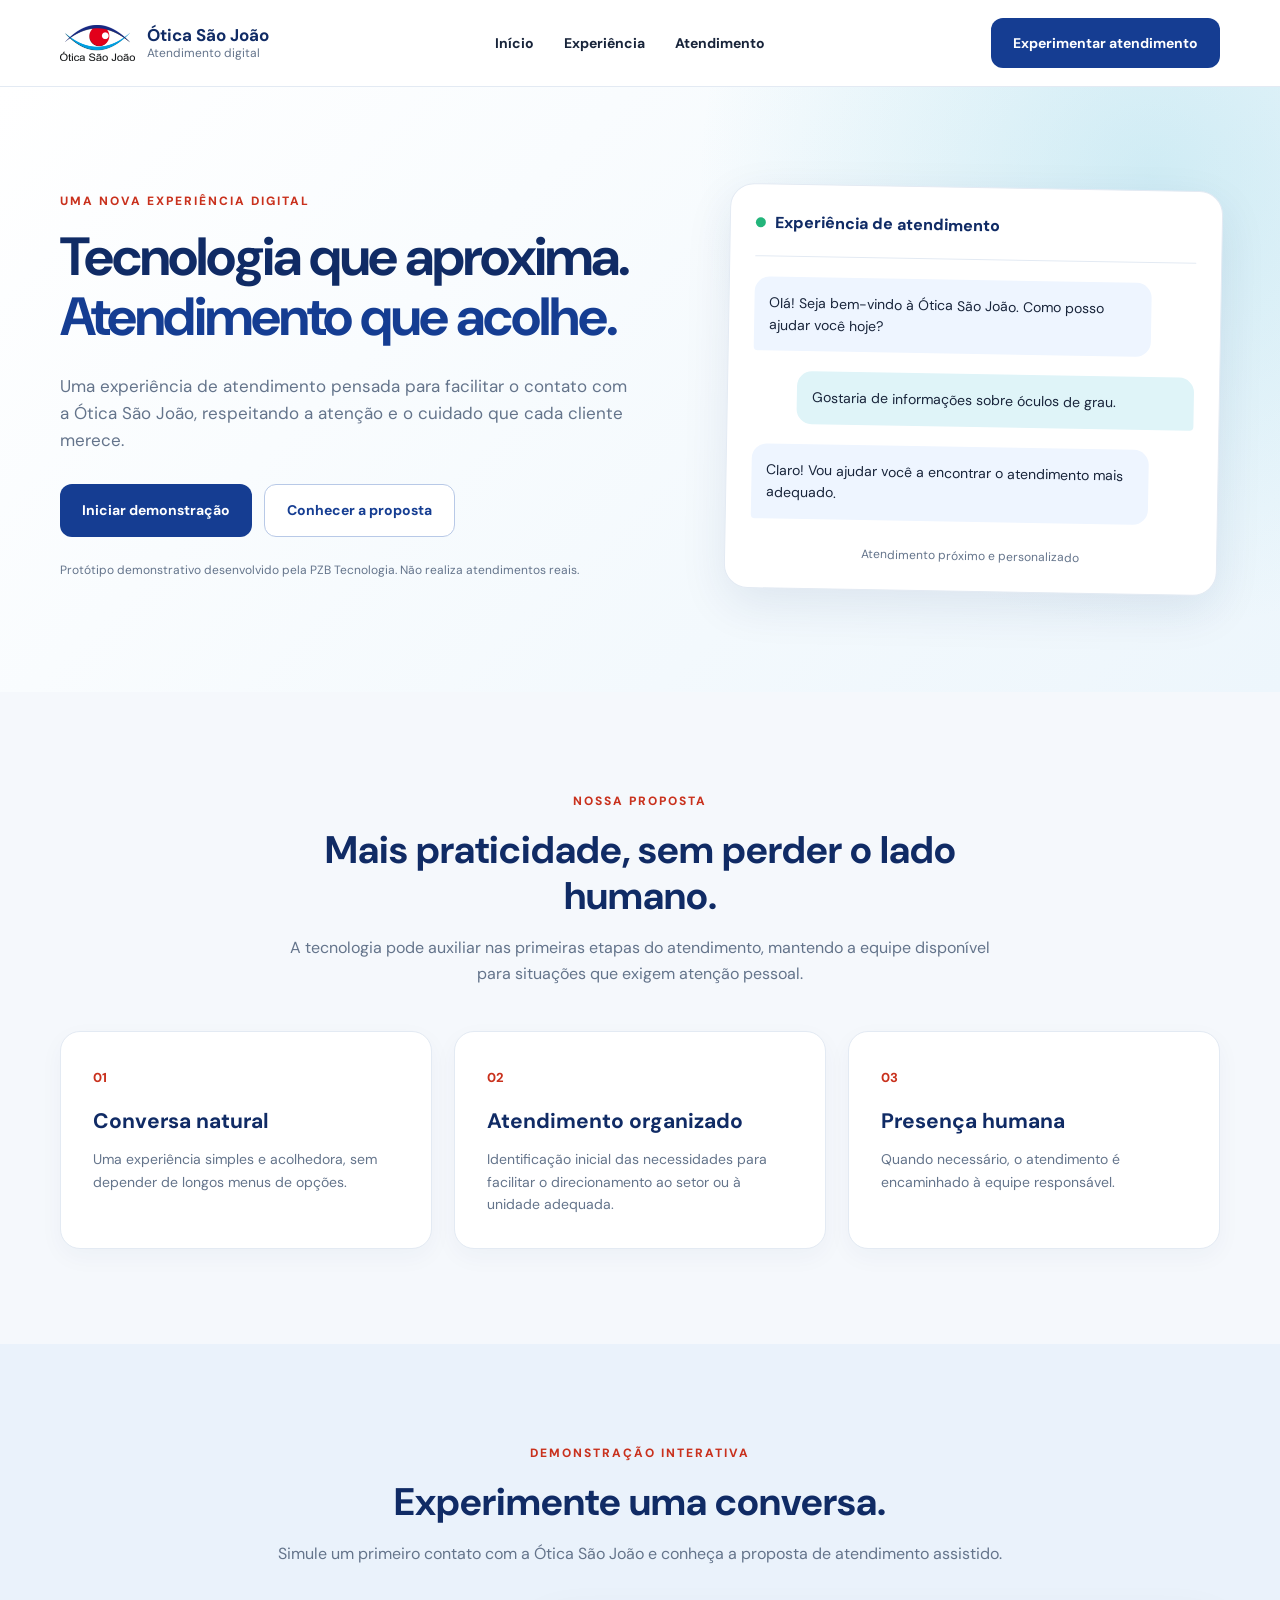
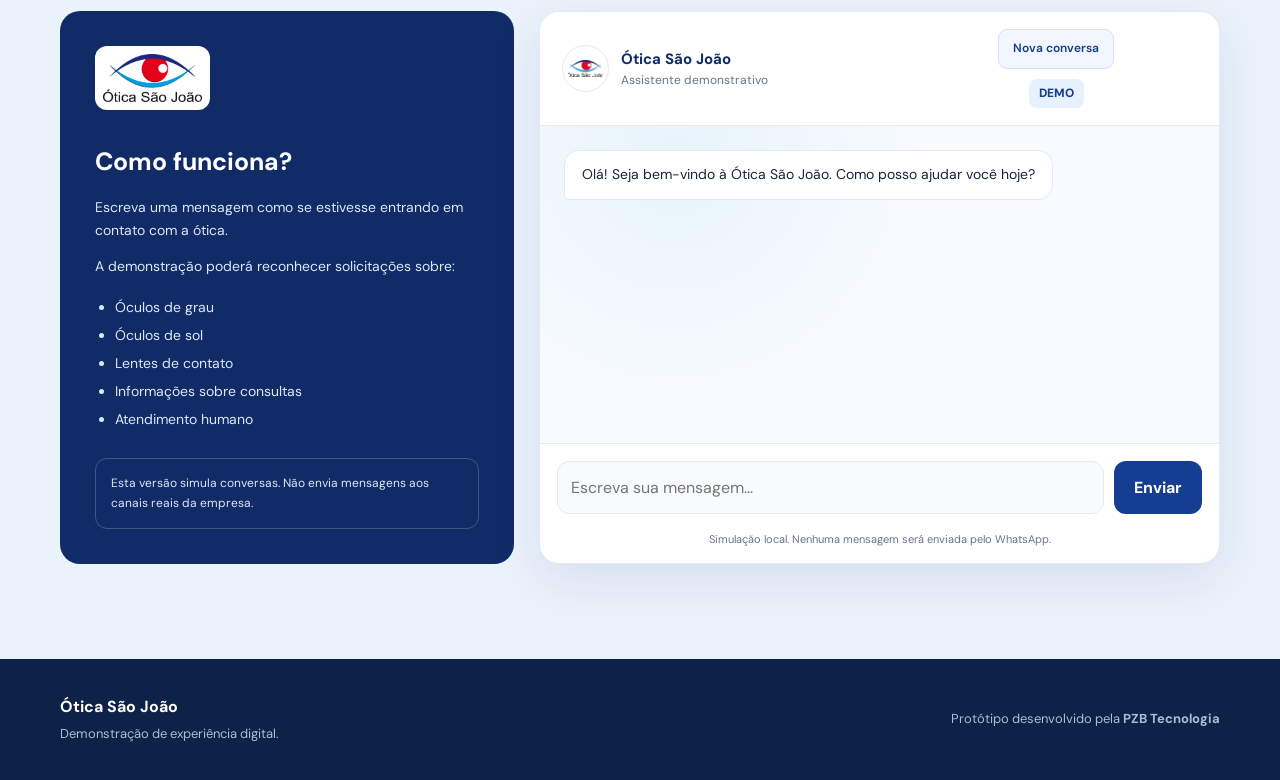
<file: index.html>
<!DOCTYPE html>
<html lang="pt-BR">
<head>
  <meta charset="UTF-8">
  <meta name="viewport" content="width=device-width, initial-scale=1.0">

  <meta name="description" content="Demonstração de atendimento digital para a Ótica São João.">

  <title>Ótica São João | Atendimento Inteligente</title>

  <link rel="stylesheet" href="style.css">
  <script src="script.js" defer></script>

<script>
  if (!window.location.hash) {
    window.location.replace(
      window.location.pathname +
      window.location.search +
      "#atendimento"
    );
  }
</script>

</head>

<body>

  <!-- CABEÇALHO -->
  <header class="header">
    <div class="container header-content">

      <a href="#inicio" class="brand">
        <img src="assets/logo1.png"
             alt="Ótica São João"
             class="brand-logo">

        <span class="brand-text">
          <strong>Ótica São João</strong>
          <small>Atendimento digital</small>
        </span>
      </a>

      <nav class="nav" aria-label="Navegação principal">
        <a href="#inicio">Início</a>
        <a href="#experiencia">Experiência</a>
        <a href="#atendimento">Atendimento</a>
      </nav>

      <a href="#atendimento" class="btn btn-primary">
        Experimentar atendimento
      </a>

    </div>
  </header>

  <main>

    <!-- APRESENTAÇÃO -->
    <section class="hero" id="inicio">
      <div class="container hero-content">

        <div class="hero-copy">
          <span class="eyebrow">
            UMA NOVA EXPERIÊNCIA DIGITAL
          </span>

          <h1>
            Tecnologia que aproxima.
            <span>Atendimento que acolhe.</span>
          </h1>

          <p>
            Uma experiência de atendimento pensada para
            facilitar o contato com a Ótica São João,
            respeitando a atenção e o cuidado que cada
            cliente merece.
          </p>

          <div class="hero-actions">
            <a href="#atendimento" class="btn btn-primary">
              Iniciar demonstração
            </a>

            <a href="#experiencia" class="btn btn-outline">
              Conhecer a proposta
            </a>
          </div>

          <p class="demo-notice">
            Protótipo demonstrativo desenvolvido pela
            PZB Tecnologia. Não realiza atendimentos reais.
          </p>
        </div>

        <div class="hero-panel">
          <div class="panel-top">
            <span class="status-dot"></span>
            <span>Experiência de atendimento</span>
          </div>

          <div class="preview-message">
            Olá! Seja bem-vindo à Ótica São João.
            Como posso ajudar você hoje?
          </div>

          <div class="preview-message customer">
            Gostaria de informações sobre óculos de grau.
          </div>

          <div class="preview-message">
            Claro! Vou ajudar você a encontrar o
            atendimento mais adequado.
          </div>

          <div class="panel-bottom">
            <span>Atendimento próximo e personalizado</span>
          </div>
        </div>

      </div>
    </section>

    <!-- EXPERIÊNCIA -->
    <section class="experience" id="experiencia">
      <div class="container">

        <div class="section-heading">
          <span class="eyebrow">NOSSA PROPOSTA</span>

          <h2>
            Mais praticidade, sem perder o lado humano.
          </h2>

          <p>
            A tecnologia pode auxiliar nas primeiras etapas
            do atendimento, mantendo a equipe disponível
            para situações que exigem atenção pessoal.
          </p>
        </div>

        <div class="features">

          <article class="feature-card">
            <span class="feature-number">01</span>
            <h3>Conversa natural</h3>
            <p>
              Uma experiência simples e acolhedora,
              sem depender de longos menus de opções.
            </p>
          </article>

          <article class="feature-card">
            <span class="feature-number">02</span>
            <h3>Atendimento organizado</h3>
            <p>
              Identificação inicial das necessidades
              para facilitar o direcionamento ao setor
              ou à unidade adequada.
            </p>
          </article>

          <article class="feature-card">
            <span class="feature-number">03</span>
            <h3>Presença humana</h3>
            <p>
              Quando necessário, o atendimento é
              encaminhado à equipe responsável.
            </p>
          </article>

        </div>
      </div>
    </section>

    <!-- DEMONSTRAÇÃO INTERATIVA -->
    <section class="demo-section" id="atendimento">
      <div class="container">

        <div class="section-heading">
          <span class="eyebrow">DEMONSTRAÇÃO INTERATIVA</span>

          <h2>Experimente uma conversa.</h2>

          <p>
            Simule um primeiro contato com a Ótica São João
            e conheça a proposta de atendimento assistido.
          </p>
        </div>

        <div class="demo-layout">

          <aside class="demo-sidebar">
            <img src="assets/logo1.png"
                 alt="Logotipo Ótica São João"
                 class="sidebar-logo">

            <h3>Como funciona?</h3>

            <p>
              Escreva uma mensagem como se estivesse
              entrando em contato com a ótica.
            </p>

            <p>
              A demonstração poderá reconhecer
              solicitações sobre:
            </p>

            <ul>
              <li>Óculos de grau</li>
              <li>Óculos de sol</li>
              <li>Lentes de contato</li>
              <li>Informações sobre consultas</li>
              <li>Atendimento humano</li>
            </ul>

            <div class="sidebar-note">
              Esta versão simula conversas.
              Não envia mensagens aos canais
              reais da empresa.
            </div>
          </aside>

          <div class="chat-card">

            <div class="chat-header">
              <img src="assets/logo1.png"
                   alt=""
                   class="chat-avatar">

              <div>
                <strong>Ótica São João</strong>
                <span>Assistente demonstrativo</span>
              </div>

<div class="chat-header-actions">

  <button
    type="button"
    id="resetChatButton"
    class="reset-chat-button"
    title="Iniciar nova conversa">
    Nova conversa
  </button>

  <span class="chat-indicator"
        aria-label="Demonstração">
    DEMO
  </span>

</div>
            </div>

            <div class="chat-messages"
                 id="chatMessages"
                 role="log"
                 aria-live="polite"
                 aria-label="Mensagens da demonstração">

              <div class="message assistant">
                Olá! Seja bem-vindo à Ótica São João.
                Como posso ajudar você hoje?
              </div>

            </div>

            <form class="chat-form" id="chatForm">
              <label for="chatInput" class="sr-only">
                Sua mensagem
              </label>

              <input
                type="text"
                id="chatInput"
                placeholder="Escreva sua mensagem..."
                autocomplete="off"
                maxlength="500"
                required
              >

              <button type="submit"
                      class="send-button"
                      aria-label="Enviar mensagem">
                Enviar
              </button>
            </form>

            <div class="chat-footer">
              Simulação local. Nenhuma mensagem
              será enviada pelo WhatsApp.
            </div>

          </div>

        </div>
      </div>
    </section>

  </main>

  <!-- RODAPÉ -->
  <footer class="footer">
    <div class="container footer-content">

      <div>
        <strong>Ótica São João</strong>
        <p>Demonstração de experiência digital.</p>
      </div>

      <div class="footer-credit">
        Protótipo desenvolvido pela
        <strong>PZB Tecnologia</strong>
      </div>

    </div>
  </footer>

</body>
</html>
</file>
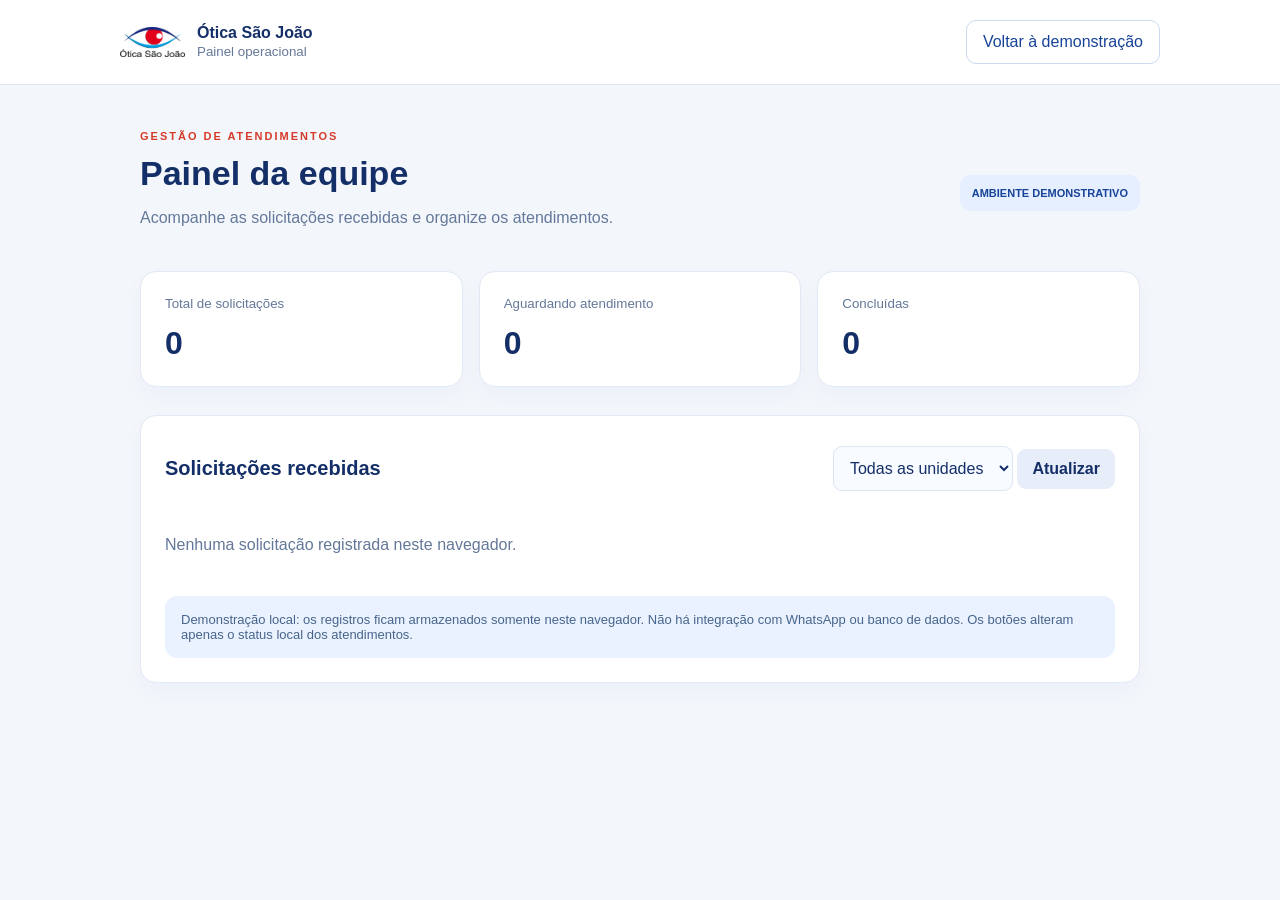
<file: painel.html>
<!doctype html>
<html lang="pt-BR"><head><meta charset="utf-8"><meta name="viewport" content="width=device-width,initial-scale=1"><title>Ótica São João | Painel de atendimentos</title>
<style>
:root{font-family:Arial,Helvetica,sans-serif;color:#142f68;background:#f3f7fc}*{box-sizing:border-box}body{margin:0}header{background:#fff;border-bottom:1px solid #dce6f3;padding:20px max(24px,calc((100vw - 1040px)/2));display:flex;justify-content:space-between;align-items:center;gap:16px}header .brand{display:flex;align-items:center;gap:12px}header img{width:65px;max-height:45px;object-fit:contain}small,.muted{color:#647899}a,button,select{font:inherit}a{color:#174398;text-decoration:none}.outline{padding:12px 16px;border:1px solid #cbdaf0;border-radius:10px}main{max-width:1040px;margin:45px auto;padding:0 20px}.eyebrow{color:#d63a28;font-size:11px;letter-spacing:2px;font-weight:700}h1{font-size:34px;margin:12px 0}h2{font-size:20px}.intro{color:#647899}.heading{display:flex;justify-content:space-between;align-items:center;gap:12px}.tag{background:#e6efff;color:#174398;padding:12px;border-radius:10px;font-size:11px;font-weight:700}.stats{display:grid;grid-template-columns:repeat(3,1fr);gap:16px;margin:28px 0}.stat,.panel{background:white;border:1px solid #e0e9f5;border-radius:16px;padding:24px;box-shadow:0 10px 25px #142f6808}.stat small{display:block}.stat strong{display:block;font-size:32px;margin-top:14px}.panel-head{display:flex;justify-content:space-between;align-items:center;gap:12px;margin-bottom:18px}select{border:1px solid #dce6f3;padding:12px;border-radius:9px;background:#f8fbff;color:#142f68}.item{border:1px solid #dce6f3;background:#fbfdff;border-radius:13px;padding:20px;margin:14px 0}.item-top{display:flex;justify-content:space-between;align-items:center;gap:10px}.pill{font-size:12px;background:#fff0d8;color:#966000;padding:8px 10px;border-radius:8px}.pill.progress{background:#e5f0ff;color:#164b9e}.pill.done{background:#e2f5ea;color:#187042}.details{display:grid;grid-template-columns:1fr 1fr;gap:20px;margin:22px 0}.details small{display:block;margin-bottom:8px}.details b{font-size:14px}.actions{display:flex;gap:10px;flex-wrap:wrap}button{border:0;border-radius:9px;padding:11px 15px;background:#174398;color:white;cursor:pointer;font-weight:700}button.secondary{background:#e7eef9;color:#142f68}button:disabled{opacity:.45;cursor:not-allowed}.note{margin-top:20px;padding:16px;background:#eaf2ff;border-radius:12px;color:#47658c;font-size:13px}.empty{color:#647899;padding:22px 0}.error{color:#a22b2b}.refresh{font-size:12px;color:#647899}@media(max-width:650px){header{padding:15px}main{margin:25px auto}.heading,.panel-head{align-items:flex-start;flex-direction:column}.stats{grid-template-columns:1fr}.details{grid-template-columns:1fr}h1{font-size:28px}}
</style></head><body>
<header><div class="brand"><img src="assets/logo1.png" alt="Logo Ótica São João"><div><b>Ótica São João</b><br><small>Painel operacional</small></div></div><a class="outline" href="index.html#atendimento">Voltar à demonstração</a></header>
<main><div class="eyebrow">GESTÃO DE ATENDIMENTOS</div><div class="heading"><div><h1>Painel da equipe</h1><p class="intro">Acompanhe as solicitações recebidas e organize os atendimentos.</p></div><span class="tag">AMBIENTE DEMONSTRATIVO</span></div>
<section class="stats"><div class="stat"><small>Total de solicitações</small><strong id="total">0</strong></div><div class="stat"><small>Aguardando atendimento</small><strong id="waiting">0</strong></div><div class="stat"><small>Concluídas</small><strong id="done">0</strong></div></section>
<section class="panel"><div class="panel-head"><h2>Solicitações recebidas</h2><div><select id="filter" aria-label="Filtrar unidade"><option value="">Todas as unidades</option><option value="Itajaí">Itajaí</option><option value="Navegantes">Navegantes</option></select> <button class="secondary" id="refresh" type="button">Atualizar</button></div></div><div id="requests" aria-live="polite"></div><div class="note">Demonstração local: os registros ficam armazenados somente neste navegador. Não há integração com WhatsApp ou banco de dados. Os botões alteram apenas o status local dos atendimentos.</div></section>
</main><script>
"use strict";
(() => {
 const KEY="pzb_otica_sao_joao_requests";
 const $=id=>document.getElementById(id);
 function read(){const raw=localStorage.getItem(KEY);if(!raw)return [];const arr=JSON.parse(raw);if(!Array.isArray(arr))throw Error("Dados armazenados não são uma lista.");return arr;}
 function statusOf(item){return String(item.status||"Aguardando atendimento");}
 function make(tag,text,cls){const el=document.createElement(tag);if(cls)el.className=cls;el.textContent=String(text??"");return el;}
 function field(label,value){const div=make("div","");div.append(make("small",label),make("b",value||"Não informado"));return div;}
 function updateStatus(index,newStatus){try{const data=read();if(!data[index])return;data[index].status=newStatus;data[index].updatedAt=new Date().toISOString();localStorage.setItem(KEY,JSON.stringify(data));render();}catch(err){alert("Não foi possível atualizar o atendimento: "+err.message);}}
 function render(){const container=$("requests");container.replaceChildren();let data;try{data=read();}catch(err){container.append(make("p","Erro ao ler os registros: "+err.message,"error"));return;}
 $("total").textContent=data.length;$("waiting").textContent=data.filter(x=>statusOf(x)==="Aguardando atendimento").length;$("done").textContent=data.filter(x=>statusOf(x)==="Concluído"||statusOf(x)==="Concluída").length;
 const selected=$("filter").value;let count=0;
 data.forEach((item,index)=>{if(!item||typeof item!=="object")return;if(selected&&item.unit!==selected)return;count++;
 const card=make("article","","item"),top=make("div","","item-top"),status=statusOf(item),badge=make("span",status,"pill"+(status==="Em atendimento"?" progress":status.startsWith("Conclu")?" done":""));top.append(make("b",item.id||`Registro ${index+1}`),badge);
 const details=make("div","","details");details.append(field("Unidade",item.unit),field("Assunto",item.topic||item.subject),field("Origem",item.origin||"Assistente demonstrativo"),field("Tipo","Solicitação simulada"));
 const actions=make("div","","actions");const start=make("button","Iniciar atendimento");start.disabled=status!=="Aguardando atendimento";start.onclick=()=>updateStatus(index,"Em atendimento");const finish=make("button","Concluir","secondary");finish.disabled=status==="Concluído"||status==="Concluída";finish.onclick=()=>updateStatus(index,"Concluído");actions.append(start,finish);card.append(top,details,actions);container.append(card);
 });if(!count)container.append(make("p",data.length?"Nenhuma solicitação nesta unidade.":"Nenhuma solicitação registrada neste navegador.","empty"));
 }
 $("filter").addEventListener("change",render);$("refresh").addEventListener("click",render);window.addEventListener("storage",e=>{if(e.key===KEY)render();});window.addEventListener("focus",render);render();
})();
</script></body></html>
</file>
<file: style.css>
@import url('https://fonts.googleapis.com/css2?family=DM+Sans:wght@400;500;600;700;800&display=swap');

:root {
  --blue: #153d92;
  --blue-dark: #102b65;
  --blue-light: #72c9de;
  --red: #c9311d;
  --background: #f5f8fc;
  --white: #ffffff;
  --text: #18243a;
  --muted: #64748b;
  --border: #e3eaf3;
  --shadow: 0 16px 48px rgba(16,43,101,.09);
  --radius: 20px;
}

* {
  box-sizing: border-box;
}

html {
  scroll-behavior: smooth;
}

body {
  margin: 0;
  font-family: 'DM Sans', Arial, sans-serif;
  background: var(--background);
  color: var(--text);
  line-height: 1.6;
}

a {
  color: inherit;
  text-decoration: none;
}

button, input {
  font: inherit;
}

button {
  cursor: pointer;
}

.container {
  width: min(1160px, 92%);
  margin: auto;
}

.sr-only {
  position: absolute;
  width: 1px;
  height: 1px;
  padding: 0;
  margin: -1px;
  overflow: hidden;
  clip: rect(0,0,0,0);
  white-space: nowrap;
  border: 0;
}

/* CABEÇALHO */

.header {
  background: rgba(255,255,255,.97);
  border-bottom: 1px solid var(--border);
  position: sticky;
  top: 0;
  z-index: 100;
}

.header-content {
  min-height: 86px;
  display: flex;
  align-items: center;
  justify-content: space-between;
  gap: 24px;
}

.brand {
  display: flex;
  align-items: center;
  gap: 12px;
}

.brand-logo {
  width: 75px;
  height: 60px;
  object-fit: contain;
}

.brand-text {
  display: flex;
  flex-direction: column;
  line-height: 1.3;
}

.brand-text strong {
  color: var(--blue-dark);
  font-size: 17px;
}

.brand-text small {
  color: var(--muted);
  font-size: 12px;
}

.nav {
  display: flex;
  align-items: center;
  gap: 30px;
}

.nav a {
  font-size: 14px;
  font-weight: 700;
  transition: color .2s;
}

.nav a:hover {
  color: var(--blue);
}

.btn {
  display: inline-flex;
  align-items: center;
  justify-content: center;
  padding: 14px 22px;
  border-radius: 12px;
  font-size: 14px;
  font-weight: 700;
  transition: transform .2s, background .2s;
}

.btn:hover {
  transform: translateY(-2px);
}

.btn-primary {
  color: white;
  background: var(--blue);
}

.btn-primary:hover {
  background: var(--blue-dark);
}

.btn-outline {
  color: var(--blue);
  border: 1px solid #b8c9e7;
  background: white;
}

/* APRESENTAÇÃO */

.hero {
  padding: 100px 0;
  background:
    radial-gradient(circle at 90% 15%,
      rgba(114,201,222,.28), transparent 36%),
    linear-gradient(135deg, #fff 0%, #edf6fc 100%);
}

.hero-content {
  display: grid;
  grid-template-columns: 1.1fr .9fr;
  align-items: center;
  gap: 65px;
}

.eyebrow {
  display: inline-block;
  color: var(--red);
  font-size: 12px;
  font-weight: 800;
  letter-spacing: 2px;
  margin-bottom: 16px;
}

.hero h1 {
  font-size: clamp(36px, 4.2vw, 58px);
  line-height: 1.12;
  letter-spacing: -2px;
  margin: 0 0 25px;
  color: var(--blue-dark);
}

.hero h1 span {
  color: var(--blue);
}

.hero-copy > p {
  max-width: 570px;
  color: var(--muted);
  font-size: 17px;
}

.hero-actions {
  display: flex;
  flex-wrap: wrap;
  gap: 12px;
  margin-top: 30px;
}

.demo-notice {
  font-size: 12px !important;
  margin-top: 24px;
}

/* PRÉVIA DA CONVERSA */

.hero-panel {
  background: white;
  border: 1px solid var(--border);
  border-radius: 24px;
  padding: 25px;
  box-shadow: var(--shadow);
  transform: rotate(1deg);
}

.panel-top {
  display: flex;
  align-items: center;
  gap: 9px;
  color: var(--blue-dark);
  font-weight: 800;
  padding-bottom: 20px;
  border-bottom: 1px solid var(--border);
}

.status-dot {
  width: 10px;
  height: 10px;
  border-radius: 50%;
  background: #23b57b;
}

.preview-message {
  background: #eef5ff;
  border-radius: 15px 15px 15px 4px;
  padding: 15px;
  margin-top: 20px;
  max-width: 90%;
  font-size: 14px;
}

.preview-message.customer {
  background: #dff4f8;
  margin-left: auto;
  border-radius: 15px 15px 4px 15px;
}

.panel-bottom {
  color: var(--muted);
  font-size: 12px;
  text-align: center;
  margin-top: 25px;
}

/* EXPERIÊNCIA */

.experience {
  padding: 95px 0;
}

.section-heading {
  text-align: center;
  max-width: 730px;
  margin: 0 auto 45px;
}

.section-heading h2 {
  font-size: clamp(28px, 3vw, 40px);
  line-height: 1.2;
  color: var(--blue-dark);
  margin: 0 0 16px;
}

.section-heading p {
  color: var(--muted);
  margin: 0;
}

.features {
  display: grid;
  grid-template-columns: repeat(3, 1fr);
  gap: 22px;
}

.feature-card {
  background: white;
  padding: 32px;
  border-radius: var(--radius);
  border: 1px solid var(--border);
  box-shadow: 0 8px 24px rgba(16,43,101,.04);
}

.feature-number {
  color: var(--red);
  font-size: 13px;
  font-weight: 800;
}

.feature-card h3 {
  color: var(--blue-dark);
  font-size: 21px;
  margin: 15px 0 10px;
}

.feature-card p {
  color: var(--muted);
  font-size: 14px;
  margin: 0;
}

/* DEMONSTRAÇÃO */

.demo-section {
  padding: 95px 0;
  background: #eaf2fb;
}

.demo-layout {
  display: grid;
  grid-template-columns: .8fr 1.2fr;
  gap: 25px;
  align-items: stretch;
}

.demo-sidebar {
  background: var(--blue-dark);
  color: white;
  border-radius: var(--radius);
  padding: 35px;
}

.sidebar-logo {
  width: 115px;
  max-height: 90px;
  object-fit: contain;
  background: white;
  border-radius: 12px;
  padding: 8px;
}

.demo-sidebar h3 {
  font-size: 25px;
  margin: 25px 0 12px;
}

.demo-sidebar p,
.demo-sidebar li {
  color: #dbe7fa;
  font-size: 14px;
}

.demo-sidebar ul {
  padding-left: 20px;
  line-height: 2;
}

.sidebar-note {
  margin-top: 25px;
  padding: 15px;
  border: 1px solid rgba(255,255,255,.2);
  border-radius: 12px;
  font-size: 12px;
  color: #dbe7fa;
}

/* CHAT */

.chat-card {
  background: white;
  border-radius: var(--radius);
  overflow: hidden;
  border: 1px solid var(--border);
  box-shadow: var(--shadow);
  display: flex;
  flex-direction: column;
  min-height: 530px;
}

.chat-header {
  display: flex;
  align-items: center;
  gap: 12px;
  padding: 17px 22px;
  background: white;
  border-bottom: 1px solid var(--border);
}

.chat-avatar {
  width: 47px;
  height: 47px;
  object-fit: contain;
  border: 1px solid var(--border);
  border-radius: 50%;
  padding: 4px;
}

.chat-header > div {
  display: flex;
  flex-direction: column;
  flex: 1;
}

.chat-header strong {
  color: var(--blue-dark);
  font-size: 15px;
}

.chat-header span {
  font-size: 12px;
  color: var(--muted);
}

.chat-indicator {
  background: #e8f2ff;
  color: var(--blue) !important;
  padding: 5px 10px;
  border-radius: 8px;
  font-weight: 800;
}

.chat-messages {
  flex: 1;
  height: 360px;
  overflow-y: auto;
  padding: 24px;
  background:
    radial-gradient(circle at 20% 10%,
      rgba(114,201,222,.12), transparent 40%),
    #f7faff;
  display: flex;
  flex-direction: column;
  gap: 14px;
}

.message {
  max-width: 83%;
  padding: 13px 17px;
  border-radius: 15px;
  font-size: 14px;
  line-height: 1.55;
  overflow-wrap: anywhere;
}

.message.assistant {
  background: white;
  border: 1px solid var(--border);
  border-bottom-left-radius: 4px;
  align-self: flex-start;
}

.message.user {
  background: #dcecfb;
  border-bottom-right-radius: 4px;
  align-self: flex-end;
}

.chat-form {
  display: flex;
  gap: 10px;
  padding: 17px;
  border-top: 1px solid var(--border);
}

.chat-form input {
  flex: 1;
  min-width: 0;
  border: 1px solid var(--border);
  background: #f8fafc;
  border-radius: 12px;
  padding: 13px;
  outline: none;
}

.chat-form input:focus {
  border-color: var(--blue);
}

.send-button {
  border: 0;
  background: var(--blue);
  color: white;
  padding: 0 20px;
  border-radius: 12px;
  font-weight: 700;
}

.send-button:hover {
  background: var(--blue-dark);
}

.chat-footer {
  text-align: center;
  color: var(--muted);
  font-size: 11px;
  padding: 0 15px 14px;
}

/* RODAPÉ */

.footer {
  background: #0e2147;
  color: white;
  padding: 35px 0;
}

.footer-content {
  display: flex;
  justify-content: space-between;
  align-items: center;
  gap: 20px;
}

.footer p {
  color: #a9bdd9;
  font-size: 13px;
  margin: 5px 0 0;
}

.footer-credit {
  font-size: 13px;
  color: #a9bdd9;
}

/* RESPONSIVIDADE */

@media (max-width: 950px) {
  .nav {
    display: none;
  }

  .hero-content,
  .demo-layout {
    grid-template-columns: 1fr;
  }

  .hero-panel {
    transform: none;
  }

  .features {
    grid-template-columns: 1fr;
  }
}

@media (max-width: 600px) {
  .header-content {
    min-height: 76px;
  }

  .brand-logo {
    width: 55px;
  }

  .brand-text strong {
    font-size: 14px;
  }

  .brand-text small {
    font-size: 11px;
  }

  .header .btn {
    display: none;
  }

  .hero {
    padding: 65px 0;
  }

  .hero h1 {
    letter-spacing: -1px;
  }

  .hero-actions {
    flex-direction: column;
  }

  .hero-actions .btn {
    width: 100%;
  }

  .experience,
  .demo-section {
    padding: 65px 0;
  }

  .demo-sidebar {
    padding: 25px;
  }

  .chat-card {
    min-height: 480px;
  }

  .chat-messages {
    padding: 15px;
  }

  .message {
    max-width: 94%;
  }

  .footer-content {
    flex-direction: column;
    align-items: flex-start;
  }


/* INDICADOR DE DIGITAÇÃO */

.typing-indicator {
  align-self: flex-start;
  display: flex;
  align-items: center;
  gap: 10px;
  background: white;
  border: 1px solid var(--border);
  border-radius: 15px 15px 15px 4px;
  padding: 12px 16px;
  width: fit-content;
}

.typing-indicator small {
  font-size: 12px;
  color: var(--muted);
}

.typing-dots {
  display: flex;
  align-items: center;
  gap: 4px;
}

.typing-dots span {
  width: 7px;
  height: 7px;
  border-radius: 50%;
  background: var(--blue);
  animation: typingBounce 1.2s infinite ease-in-out;
}

.typing-dots span:nth-child(2) {
  animation-delay: .2s;
}

.typing-dots span:nth-child(3) {
  animation-delay: .4s;
}

@keyframes pzbTypingPulse {
  0%, 60%, 100% {
    transform: translateY(0);
    opacity: 0.35;
  }

  30% {
    transform: translateY(-6px);
    opacity: 1;
  }
}

@media (prefers-reduced-motion: reduce) {
  .typing-dots span {
    animation: none;
  }
}


}


/* PZB-010 — Botão Nova conversa */

.chat-header-actions {
  display: flex;
  align-items: center;
  justify-content: flex-end;
  gap: 10px;
  margin-left: auto;
}

.reset-chat-button {
  display: inline-flex;
  align-items: center;
  justify-content: center;
  padding: 9px 14px;
  border: 1px solid #d5e1f2;
  border-radius: 9px;
  background: #f1f6ff;
  color: #173b83;
  font-family: inherit;
  font-size: 12px;
  font-weight: 600;
  white-space: nowrap;
  cursor: pointer;
  transition: background 0.2s ease;
}

.reset-chat-button:hover {
  background: #dce9ff;
}

.reset-chat-button:focus-visible {
  outline: 2px solid #173b83;
  outline-offset: 3px;
}

.chat-header-actions .chat-indicator {
  flex-shrink: 0;
}

@media (max-width: 480px) {
  .chat-header-actions {
    gap: 6px;
  }

  .reset-chat-button {
    padding: 8px;
    font-size: 11px;
  }
}
</file>
